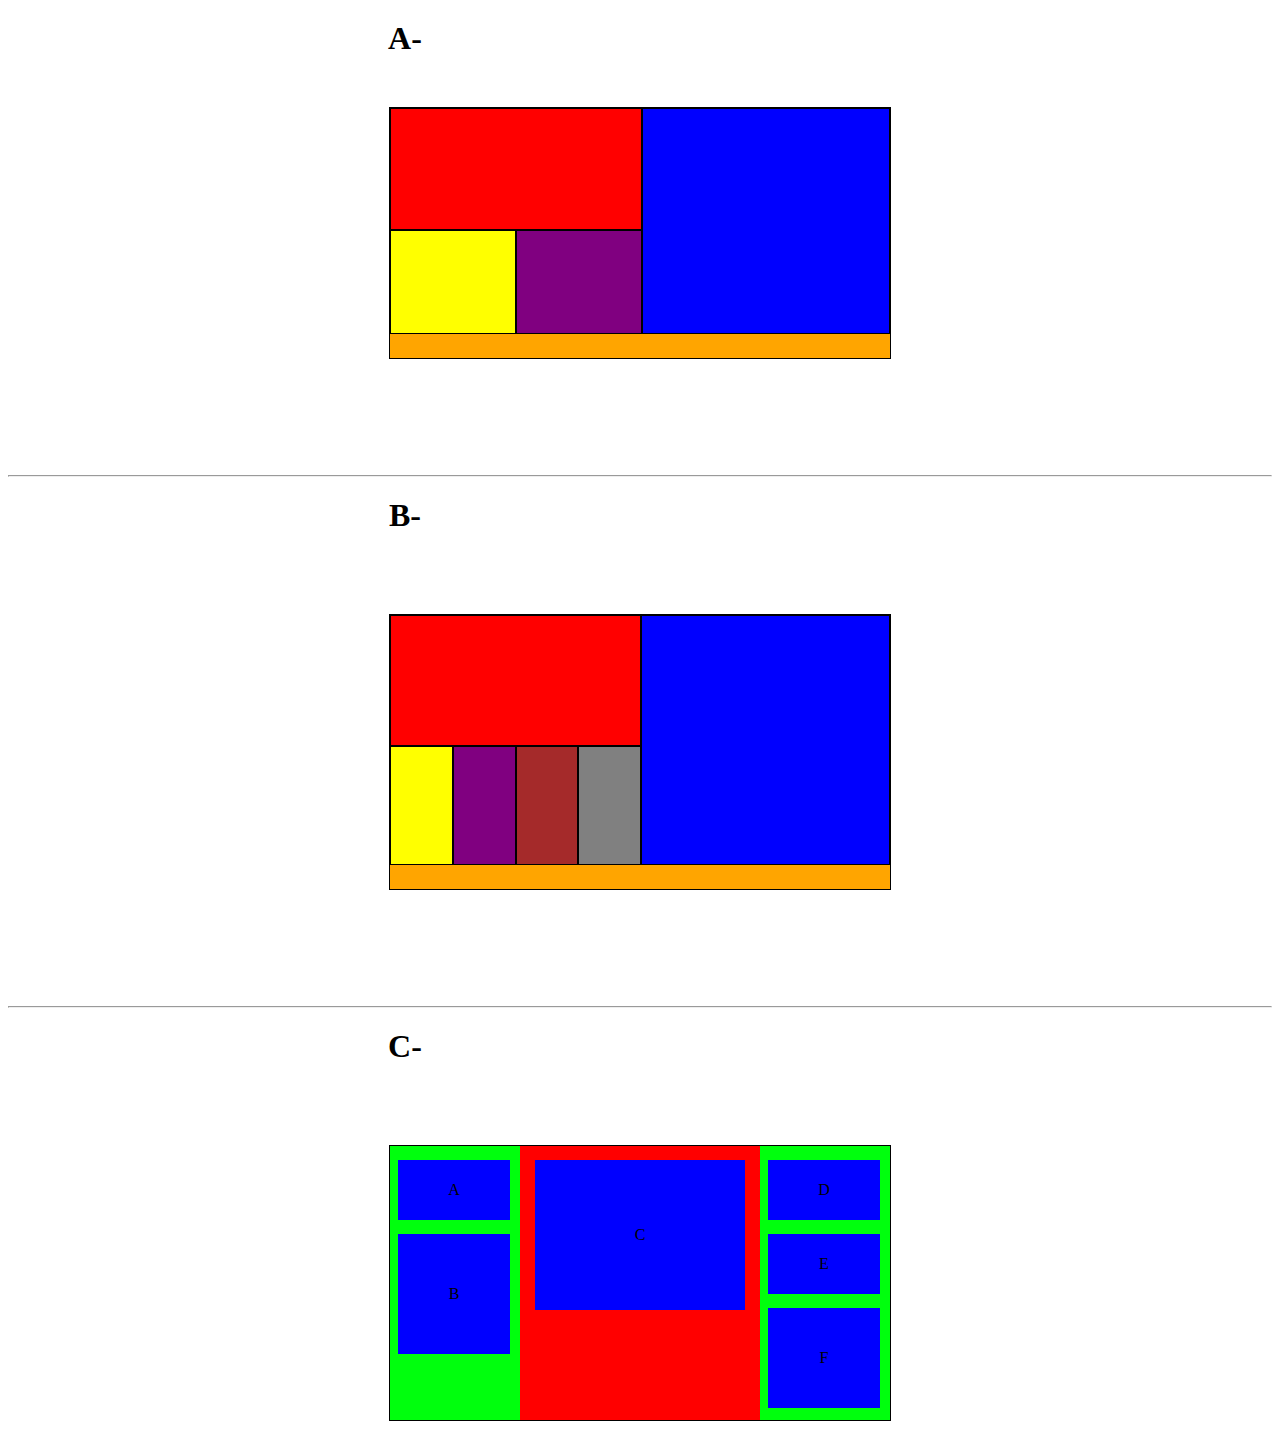
<file: TDE 4/index.html>
<html lang="pt-br">
<head>
    <meta charset="UTF-8">
    <meta name="viewport" content="width=device-width, initial-scale=1.0">
    <title>Div</title>
    <link rel="stylesheet" href="style.css">
</head>
<body>
    <h1> A- </h1>

    <div class="container">
        <div class="vermelho"></div>
        <div class="azul"></div>
        <div class="amarelo"></div>
        <div class="roxo"></div>
        <div class="laranja"></div>
    </div>
<br><br><br><br><br><br><hr>
<h1>B-</h1>
    <div class="container2">
        <div class="vermelho2"></div>
        <div class="azul2"></div>
        <div class="amarelo2"></div>
        <div class="roxo2"></div>
        <div class="marrom2"></div>
        <div class="cinza2"></div>
        <div class="laranja2"></div>
    </div>
<br><br><br><br><br><br><hr>
    <h1>C-</h1>
    <div class="container3">
        <div class="container4">
            <div class="A">A</div>
            <div class="B"><p>B</p></div>
        </div>
        <div class="container5">
            <div class="C">C</div>
        </div>
        <div class="container6">
            <div class="A">D</div>
            <div class="E">E</div>
            <div class="F">F</div>
        </div>
    </div>
    

</body>
</html>
</file>
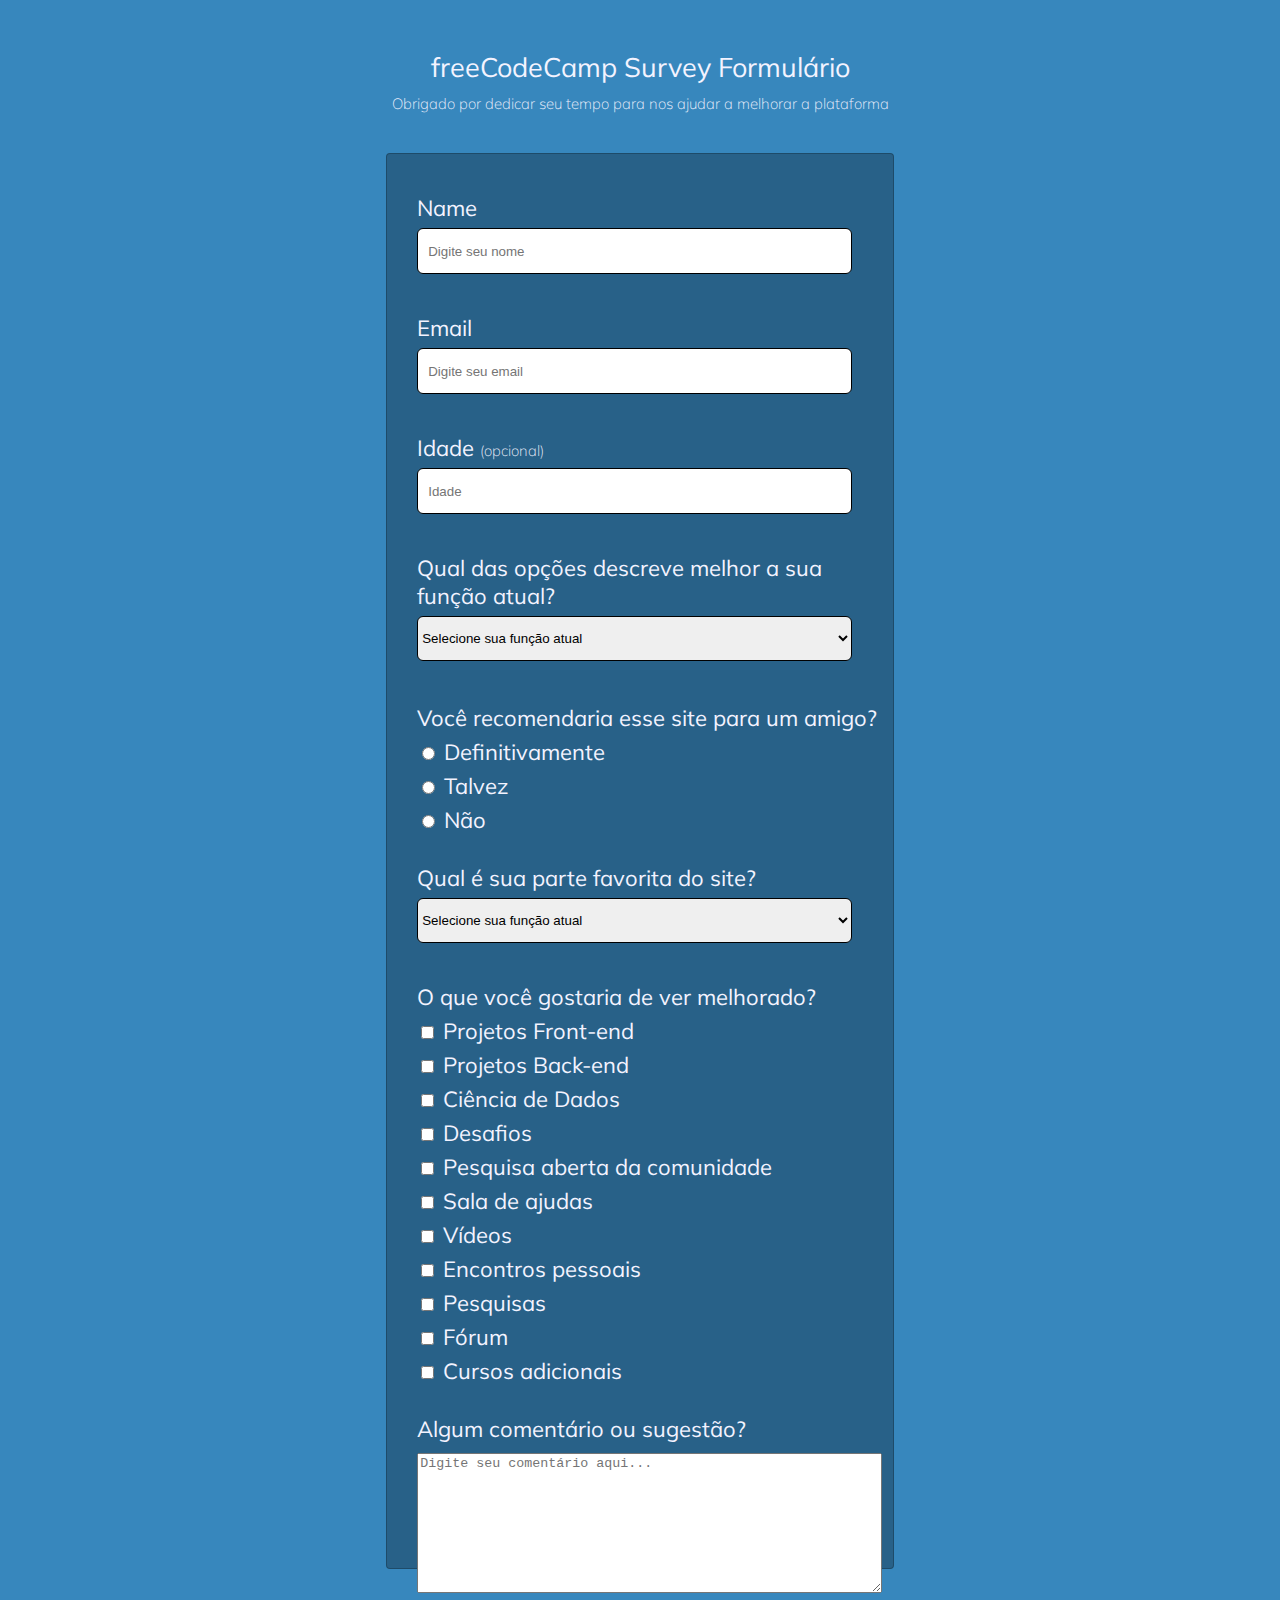
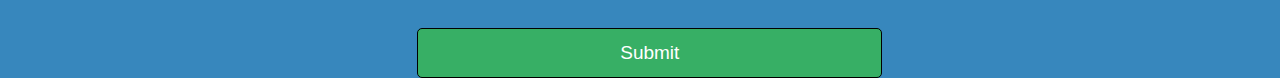
<file: Faculdade/Formulário/index.html>
<html lang="pt-br">
<head>
    <meta charset="UTF-8">
    <meta name="viewport" content="width=device-width, initial-scale=1.0">
    <title>Formulário</title>
    <link rel="stylesheet" href="style.css">
</head>
<body>
<div class="titulo">
    freeCodeCamp Survey Formulário <br> <div class="obrigado">Obrigado por dedicar seu tempo para nos ajudar a melhorar a plataforma</div>
</div>
    <div class="container_principal">
        <label for="nome" class="label_nome">Name</label>
        <input type="text" placeholder="Digite seu nome" class="nome_idade_email"/>

        <label for="email" class="label_nome">Email</label>
        <input type="email" placeholder="Digite seu email" class="nome_idade_email"/>

        <label for="idade" class="label_nome">Idade <div class="opcional">(opcional)</div></label>
        <input type="text" placeholder="Idade" class="nome_idade_email"/>

        <label for="role" class="label_nome">Qual das opções descreve melhor a sua função atual? </label>
        <select name="função">
            <option value="">Selecione sua função atual</option>
        </select>

        <span class="amigo">Você recomendaria esse site para um amigo?<br></span>
        <input type="radio" name="recomendaria" class="teste"/> Definitivamente <br>
        <input type="radio" name="recomendaria" class="teste"/> Talvez <br>
        <input type="radio" name="recomendaria" class="teste"/> Não <br>

        <span class="parte_favorita">Qual é sua parte favorita do site?</span> 
        <select name="opcao">
            <option value="">Selecione sua função atual</option>
        </select>

        <div class="melhora">
            O que você gostaria de ver melhorado?<br>
            <label class="label_projetos"><input type="checkbox" class="checkbox"/> Projetos Front-end</label> 
            <label class="label_projetos"><input type="checkbox" class="checkbox"/> Projetos Back-end</label> 
            <label class="label_projetos"><input type="checkbox" class="checkbox"/> Ciência de Dados</label> 
            <label class="label_projetos"><input type="checkbox" class="checkbox"/> Desafios</label> 
            <label class="label_projetos"><input type="checkbox" class="checkbox"/> Pesquisa aberta da comunidade</label> 
            <label class="label_projetos"><input type="checkbox" class="checkbox"/> Sala de ajudas</label> 
            <label class="label_projetos"><input type="checkbox" class="checkbox"/> Vídeos</label> 
            <label class="label_projetos"><input type="checkbox" class="checkbox"/> Encontros pessoais</label> 
            <label class="label_projetos"><input type="checkbox" class="checkbox"/> Pesquisas</label> 
            <label class="label_projetos"><input type="checkbox" class="checkbox"/> Fórum</label> 
            <label class="label_projetos"><input type="checkbox" class="checkbox"/> Cursos adicionais</label> 
        </div>
        <div class="comentario">
            Algum comentário ou sugestão?
        </div>
        <textarea name="textoarea" id="textarea1" cols="30" rows="10" class="areatexto" placeholder="Digite seu comentário aqui..."></textarea>
        <button type="submit" class="botao">Submit</button>
    </div>

</body>
</html>
</file>
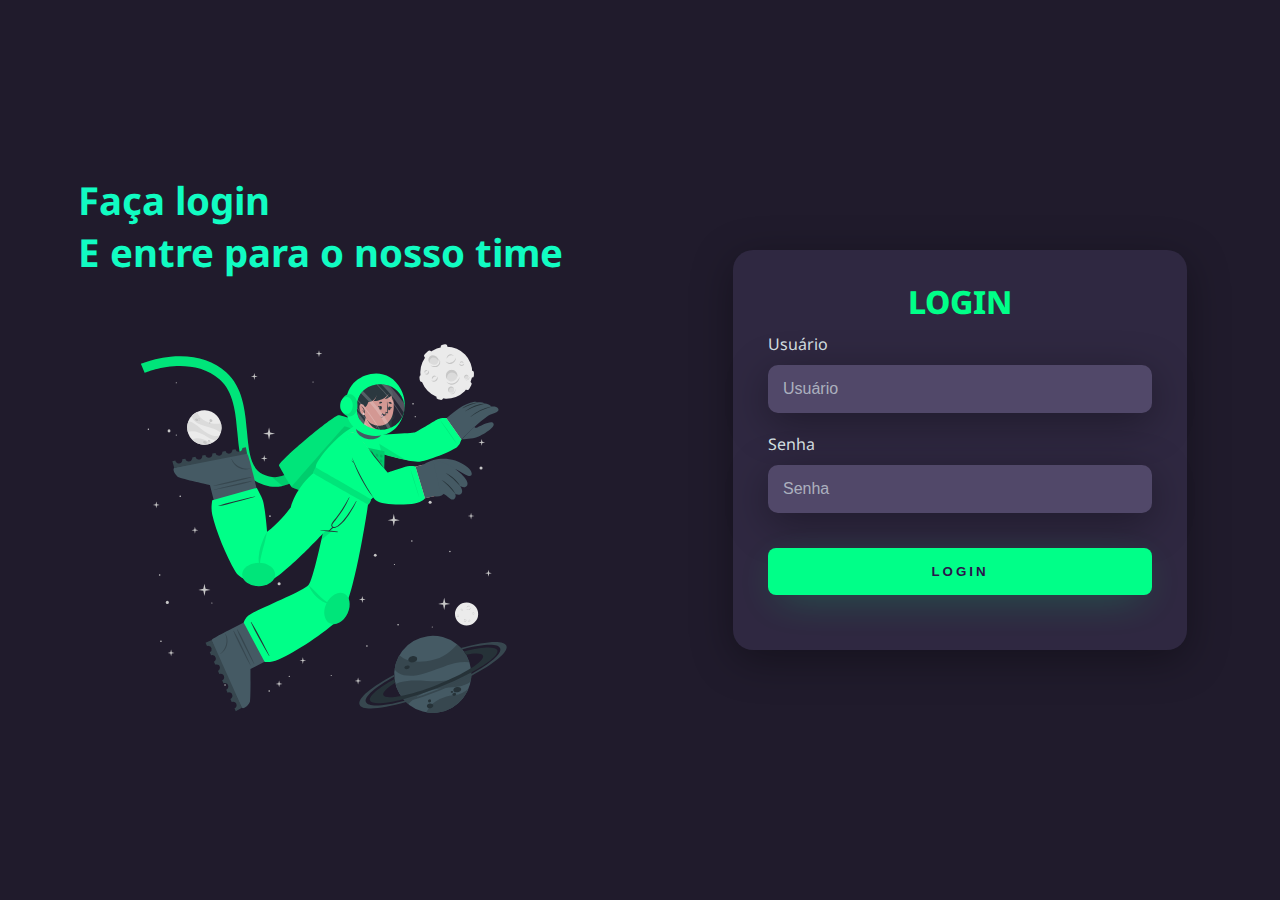
<file: Faculdade/Login_Youtube/index.html>
<html lang="pt-br">
<head>
    <meta charset="UTF-8">
    <meta name="viewport" content="width=device-width, initial-scale=1.0">
    <title>Login</title>
    <link rel="stylesheet" href="style.css">
</head>
<body>
    <div class="main-login">
        <div class="left-login">
            <h1>Faça login<br>E entre para o nosso time</h1>
            <img src="astronaut-animate.svg" class="left-login-image" alt="Astronauta animação">
        </div>
        <div class="right-login">
            <div class="card-login">
                <h1>LOGIN</h1>
                <div class="textfield">
                    <label for="usuario">Usuário</label>
                    <input type="text" name="usuario" placeholder="Usuário">
                </div>
                <div class="textfield">
                    <label for="senha" >Senha</label>
                    <input type="password" name="senha" placeholder="Senha">
                </div>
                <button class="btn-login">Login</button>
            </div>
        </div>
    </div>
</body>
</html>
</file>
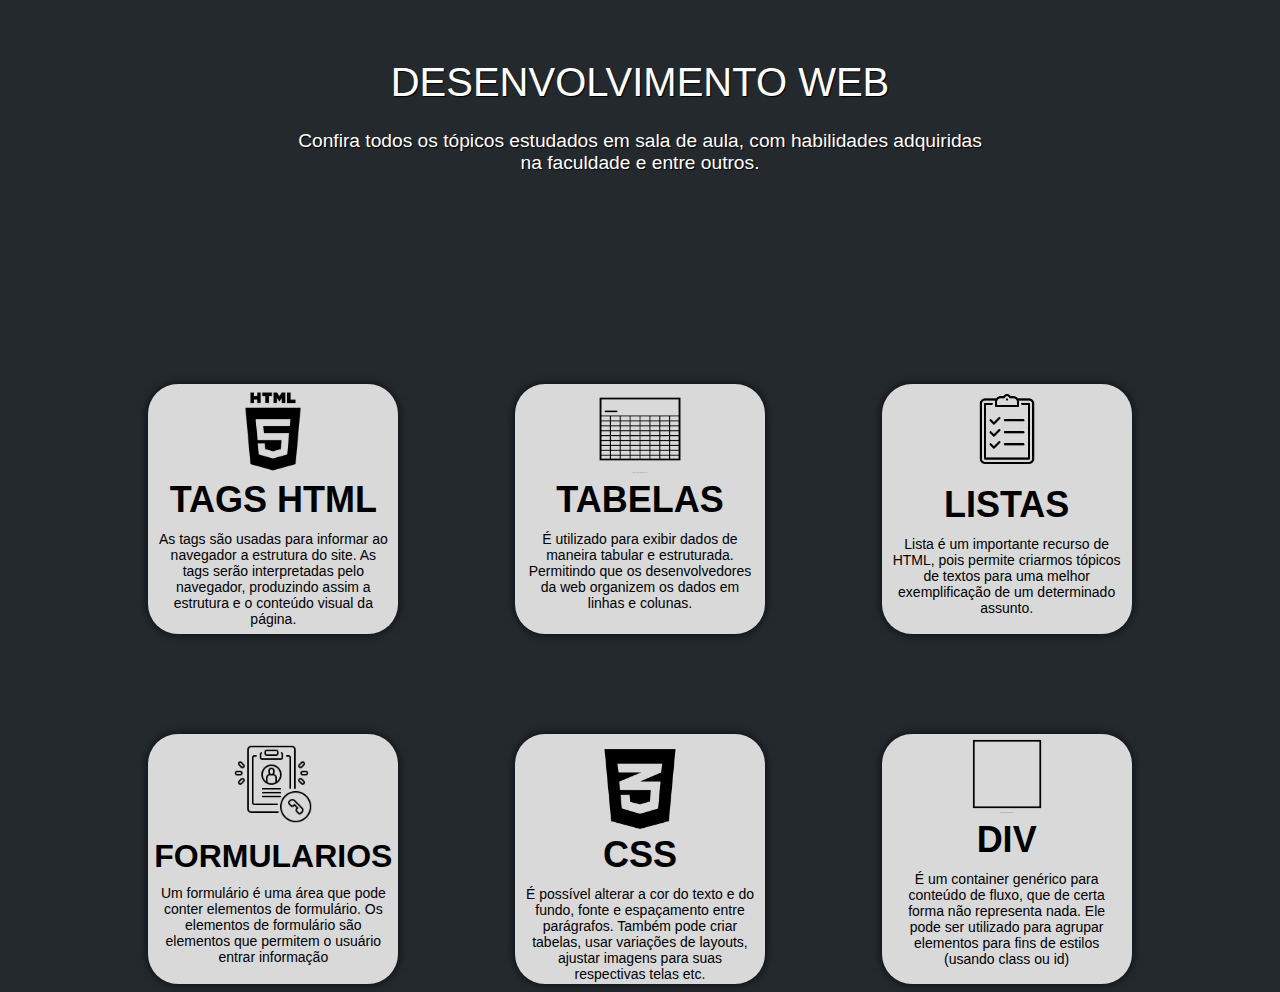
<file: Faculdade/Trabalho Final/index.html>
<!DOCTYPE html>
<html lang="en">
<head>
    <meta charset="UTF-8">
    <meta name="viewport" content="width=device-width, initial-scale=1.0">
    <title>Trabalho final</title>
    <link rel="stylesheet" href="estilo/style.css">
</head>
<body>
    
    <header>
        <h1>DESENVOLVIMENTO WEB</h1>
        <p>Confira todos os tópicos estudados em sala de aula, com habilidades adquiridas na faculdade e entre outros.</p>
    </header>
    <div id="primeiraLinha">
        <a href="#" id="introducaoHtml"><img src="imagens/icone-html-noir.png" class="htmlImagem"><h1>TAGS HTML</h1><p>As tags são usadas para informar ao navegador a estrutura do site. As tags serão interpretadas pelo navegador, produzindo assim a estrutura e o conteúdo visual da página.</p></a>
        <a href="#" id="tabela"><img src="imagens/4b9794bfcc2ea927a951f547e63fd722.png" class="tabelaImagem"><h1>TABELAS</h1><p>É utilizado para exibir dados de maneira tabular e estruturada. Permitindo que os desenvolvedores da web organizem os dados em linhas e colunas.</p></a>
        <a href="#" id="lista"><img src="imagens/86110.png" class="listaImagem"><h1>LISTAS</h1><p>Lista é um importante recurso de HTML, pois permite criarmos tópicos de textos para uma melhor exemplificação de um determinado assunto.</p></a>
    
        <a href="#" id="formulario"><img src="imagens/10492128.png" class="formularioImagem"><h1>FORMULARIOS</h1><p>Um formulário é uma área que pode conter elementos de formulário. Os elementos de formulário são elementos que permitem o usuário entrar informação</p></a>
        <a href="#" id="introducaoCss"><img src="imagens/css3-02_icon-icons.com_50917.png" class="cssImagem"><h1>CSS</h1><p>É possível alterar a cor do texto e do fundo, fonte e espaçamento entre parágrafos. Também pode criar tabelas, usar variações de layouts, ajustar imagens para suas respectivas telas etc.</p></a>
        <a href="#" id="divCss"><img src="imagens/f7896e7fedff283170b6ad531cb0c047.png" class="divImagem"><h1>DIV</h1><p>É um container genérico para conteúdo de fluxo, que de certa forma não representa nada. Ele pode ser utilizado para agrupar elementos para fins de estilos (usando class ou id)</p></a>
    </div>
</body>
</html>
</file>
<file: TDE 4/style.css>
.container{
    width: 500px;
    height: 250px;
    border: 1px solid black;
    margin: auto;
    margin-top: 50px;
}

.vermelho{
    background-color: red;
    width: 250px;
    height: 120px;
    border: 1px solid black;
    float: left;
}

.azul{
    background-color: blue;
    width: 246px;
    height: 224px;
    float: right;
    border: 1px solid black;
}

.amarelo{
    background-color: yellow;
    width: 124px;
    height: 102px;
    float: left;
    border: 1px solid black;
}

.roxo{
    background-color: purple;
    width: 124px;
    height: 102px;
    float: left;
    border: 1px solid black;
}

.laranja{
    background-color: orange;
    width: 500px;
    height: 24px;
    clear: both;
}

h1{
    text-align: center;
    margin-right: 470px;
    margin-top: 20px;
}

.container2{
    width: 500px;
    height: 274px;
    border: 1px solid black;
    margin: auto;
    margin-top: 80px;
    }

.vermelho2{
    background-color: red;
    width: 249px;
    height: 129px;
    border: 1px solid black;
    float: left;
    }

.azul2{
    background-color: blue;
    width: 247px;
    height: 248px;
    border: 1px solid black;
    float: right;
}

.amarelo2{
    background-color: yellow;
    width: 60.75px;
    height: 117px;
    float: left;
    border: 1px solid black;
}

.roxo2{
    background-color: purple;
    width: 60.75px;
    height: 117px;
    float: left;
    border: 1px solid black;
}

.marrom2{
    background-color: brown;
    width: 60.75px;
    height: 117px;
    float: left;
    border: 1px solid black;
}

.cinza2{
    background-color: grey;
    width: 60.75px;
    height: 117px;
    float: left;
    border: 1px solid black;
}

.laranja2{
    background-color: orange;
    width: 500px;
    height: 24px;
    clear: both;  
}

.container3{
    width: 500px;
    height: 274px;
    border: 1px solid black;
    margin: auto;
    margin-top: 80px;
}

.container4{
    width: 130px;
    height: 274px;
    background-color: rgb(0, 255, 13);
    float: left;
}

.container5{
    width: 240px;
    height: 274px;
    background-color: red;
    float: left;
}

.container6{
    width: 130px;
    height: 274px;
    background-color: rgb(0, 255, 13);
    float: right;
}

.A{
    background-color: blue;
    width: 112px;
    height: 60px;
    text-align: center;
    margin-top: 14px;
    margin-left: 8px;
    display: flex;
    justify-content: center;
    align-items: center;
}

.B{
    background-color: blue;
    width: 112px;
    height: 120px;
    text-align: center;
    margin-top: 14px;
    margin-left: 8px;
    display: flex;
    justify-content: center;
    align-items: center;
}

.container5{
    background-color: red;
    width: 240px;
    height: 274px
}

.C{
    width: 210px;
    height: 150px;
    background-color: blue;
    margin-top: 14px;
    margin-left: 15px;
    text-align: center;
    display: flex;
    justify-content: center;
    align-items: center;
}

.E{
    background-color: blue;
    width: 112px;
    height: 60px;
    text-align: center;
    margin-top: 14px;
    margin-left: 8px;
    display: flex;
    justify-content: center;
    align-items: center;
}

.F{
    background-color: blue;
    width: 112px;
    height: 100px;
    text-align: center;
    margin-top: 14px;
    margin-left: 8px;
    display: flex;
    justify-content: center;
    align-items: center;
}
</file>
<file: Faculdade/Formulário/style.css>
@import url('https://fonts.googleapis.com/css2?family=Mulish:ital,wght@0,200..1000;1,200..1000&display=swap');

body{
    background-color: #3787bd;
    color: #f3f3ff;
    font-size: 22px;
    font-family: "Mulish", sans-serif;
    font-weight: 400;
}

.container_principal{
    background-color: rgb(40, 97, 136);
    width: 40%;
    height: 160%;
    margin: auto;
    margin-top: 40px;
    border: 1px solid rgba(0, 0, 0, 0.226);
    border-radius: 4px;
}

.label_nome{
    display: block;
    margin-left: 30px;
    margin-top: 40px;
}

.nome_idade_email{
    margin-left: 30px;
    margin-top: 6px;
    border: 1px solid black;
    border-radius: 6px;
    width: 86%;
    height: 46px;
    padding-left: 10px;
}

.opcional{
    display: inline;
    font-size: 15px;
    font-weight: 100;
}

select{
    width: 86%;
    height: 45px;
    border-radius: 6px;
    border: 1px solid black;
    margin-left: 30px;
    margin-top: 6px;
}

.amigo{
    margin-left: 30px;
    display: block;
    margin-top: 43px;
}

.teste{
    margin-top: 15px;
    margin-left: 35px;
    margin-bottom: 1px;
}

.parte_favorita{
    margin-left: 30px;
    margin-top: 30px;
    display: block;
}

.melhora{
    margin-top: 40px;
    margin-left: 30px;
}

.checkbox{
    margin-top: 10px;
}

.label_projetos{
    margin-top: 5px;
    display: block;
}

.comentario{
    margin-left: 30px;
    margin-top: 30px;
}

.areatexto{
    width: 92%;
    display: block;
    margin-left: 30px;
    margin-top: 10px;
    height: 140px;
}

.titulo{
    text-align: center;
    margin-top: 50px;
    font-size: 27px;
}

.obrigado{
    font-weight: lighter;
    font-size: 15px;
    margin-top: 10px;
}

.botao{
    background-color: #37AF65;
    width: 92%;
    height: 50px;
    color: white;
    margin-left: 30px;
    margin-top: 35px;
    font-size: 19px;
    border: 1px solid black;
    border-radius: 5px;
}
</file>
<file: Faculdade/Login_Youtube/style.css>
@import url('https://fonts.googleapis.com/css2?family=Noto+Sans:ital,wght@0,100..900;1,100..900&display=swap');
body{
    margin: 0;
    font-family: "Noto Sans";
}

body*{
    box-sizing: border-box;
}

.main-login{
    width: 100vw;
    height: 100vh;
    background-color: #201b2c;
    display: flex;
    justify-content: center;
    align-items: center;
    
}

.left-login{
    width: 50vw;
    height: 100vh;
    display: flex;
    justify-content: center;
    align-items: center;
    flex-direction: column;
}

.left-login > h1{
    color: #11FCC2;
    font-size: 3vw;
}

.left-login-image{
    width: 35vw;
}

.right-login{
    width: 50vw;
    height: 100vh;
    display: flex;
    justify-content: center;
    align-items: center;
}

.card-login{
    width: 60%;
    display: flex;
    justify-content: center;
    align-items: center;
    flex-direction: column;
    padding: 30px 35px;
    background-color: #2f2841;
    border-radius: 20px;
    box-shadow: 0px 10px 40px #00000056;
}

.card-login > h1{
    color: #00ff88;
    font-weight: 800;
    margin: 0;
}

.textfield{
    width: 100%;
    display: flex;
    flex-direction: column;
    align-items: flex-start;
    justify-content: center;
    margin: 10px 0px;
}

.textfield > input{
    width: 100%;
    border: none;
    border-radius: 10px;
    padding: 15px;
    background-color: #514869;
    color: #f0ffffde;
    font-size: 12pt;
    box-shadow: 0px 10px 40px #00000056;
    outline: none;
    box-sizing: border-box;
}


.textfield > label{
    color:#f0ffffde;
    margin-bottom: 10px;
}

.textfield > input::placeholder{
    color: #f0ffff94;
}

.btn-login{
    width: 100%;
    padding: 16px 0px;
    margin: 25px;
    border: none;
    border-radius: 8px;
    outline: none;
    text-transform: uppercase;
    letter-spacing: 3px;
    font-weight: 800;
    color: #2b134b;
    background-color: #00ff88;
    cursor: pointer;
    box-shadow: 0px 10px 40px -12px #00ff8052;
}

@media only screen and (max-width: 950px){
    .card-login{
        width: 85%;
    }
}

@media only screen and (max-width: 600px){
    .main-login{
        flex-direction: column;

    }
    .left-login > h1{
        display: none;
    }
    .left-login{
        width: 100%;
        height: auto;
    }
    .right-login{
        width: 90%;
        height: auto;
    }
    .left-login-image{
        width: 50vw;
    }

    .card-login{
        width: 90%;
    }
}
</file>
<file: Faculdade/Trabalho Final/estilo/style.css>
*{
    margin: 0;
    padding: 0;
}

@import url('https://fonts.googleapis.com/css2?family=Bebas+Neue&display=swap');

@import url('https://fonts.googleapis.com/css2?family=Open+Sans:ital,wght@0,300..800;1,300..800&display=swap');

:root{
    --cor0:#1F2024;
    --cor01:#164773;
    --cor1:#1d5c94;
    --cor2:#0B2B40;
    --cor3:#D9D9D9;
    --cor4:#3B8C6E;
    --cor5:#89D99D;
    --cor6:#FACFCE;

    --fonte-destaque:"Bebas Neue", sans-serif;
    --fonte-paragrafo:"Open Sans", sans-serif;
}

body{
    background-color: #24292E;
}

header{
    width: 100%;
    color: white;
    text-align: center;
}

header h1{
    font-family: var(--fonte-destaque);
    padding-top: 60px;
    font-size: 2.5em;
    font-weight: 100;
    text-shadow: 1px 1px 1px black;
}

header p{
    max-width: 710px;
    padding-top: 25px;
    margin: auto;
    font-size: 1.2em;
    padding-bottom: 50px;
    text-shadow: 1px 1px 1px black;
    font-family: "Open Sans", sans-serif;
}

#primeiraLinha{
    max-width: 1100px;
    height: 250px;
    display: flex;
    justify-content: space-around;
    margin: auto;
    margin-top: 110px;
    margin-bottom: 200px;
    flex-wrap: wrap;
}

#introducaoHtml{
    background-color: var(--cor3);
    width: 250px;
    height: 250px;
    text-decoration: none;
    color: black;
    font-size: 18px;
    font-family: Arial, Helvetica, sans-serif;
    font-weight: bold;
    text-align: center;
    border-radius: 30px;
    box-shadow: 0px 0px 10px rgba(0, 0, 0, 0.753);
    transition: 0.3s;
    margin: 50px;
}

#introducaoHtml:hover{
    transform: scale(1.1);
}

.htmlImagem{
    width: 90px;
}

#introducaoHtml p{
    font-size: 14px;
    font-weight: 300;
    padding:10px;
}



#lista{
    background-color: var(--cor3);
    width: 250px;
    height: 250px;
    text-decoration: none;
    color: black;
    font-size: 18px;
    font-family: Arial, Helvetica, sans-serif;
    font-weight: bold;
    text-align: center;
    border-radius: 30px;
    box-shadow: 0px 0px 10px rgba(0, 0, 0, 0.753);
    transition: 0.3s;
    margin: 50px;
}

#lista:hover{
    transform: scale(1.1);
}

.listaImagem{
    width: 70px;
    padding-top: 10px;
}

#lista p{
    font-size: 14px;
    font-weight: 300;
    padding:10px;
}

#lista h1{
    padding-top: 15px;
}

#tabela{
    background-color: var(--cor3);
    width: 250px;
    height: 250px;
    text-decoration: none;
    color: black;
    font-size: 18px;
    font-family: Arial, Helvetica, sans-serif;
    font-weight: bold;
    text-align: center;
    border-radius: 30px;
    box-shadow: 0px 0px 10px rgba(0, 0, 0, 0.753);
    transition: 0.3s;
    margin: 50px;
}

#tabela:hover{
    transform: scale(1.1);
}

.tabelaImagem{
    width: 90px;
}

#tabela p{
    font-size: 14px;
    font-weight: 300;
    padding:10px;
}


#formulario{
    background-color: var(--cor3);
    width: 250px;
    height: 250px;
    text-decoration: none;
    color: black;
    font-size: 16px;
    font-family: Arial, Helvetica, sans-serif;
    font-weight: bold;
    text-align: center;
    border-radius: 30px;
    box-shadow: 0px 0px 10px rgba(0, 0, 0, 0.753);
    transition: 0.3s;
    margin: 50px;
}

#formulario:hover{
    transform: scale(1.1);
}

#formulario p{
    font-size: 14px;
    font-weight: 300;
    padding:10px;
}

.formularioImagem{
    width: 100px;
}

#introducaoCss{
    background-color: var(--cor3);
    width: 250px;
    height: 250px;
    text-decoration: none;
    color: black;
    font-size: 18px;
    font-family: Arial, Helvetica, sans-serif;
    font-weight: bold;
    text-align: center;
    border-radius: 30px;
    box-shadow: 0px 0px 10px rgba(0, 0, 0, 0.753);
    transition: 0.3s;
    margin: 50px;
}

#introducaoCss:hover{
    transform: scale(1.1);
}

.cssImagem{
    width: 80px;
    padding-top: 15px;
}

#introducaoCss p{
    font-size: 14px;
    font-weight: 300;
    padding:10px;
}

#divCss{
    background-color: var(--cor3);
    width: 250px;
    height: 250px;
    text-decoration: none;
    color: black;
    font-size: 18px;
    font-family: Arial, Helvetica, sans-serif;
    font-weight: bold;
    text-align: center;
    border-radius: 30px;
    box-shadow: 0px 0px 10px rgba(0, 0, 0, 0.753);
    transition: 0.3s;
    margin: 50px;
}

#divCss:hover{
    transform: scale(1.1);
}

.divImagem{
    width: 80px;
}

#divCss p{
    font-size: 14px;
    font-weight: 300;
    padding:10px;
}

@media(max-width:450px){
    header{
        font-size: 10px;
    }
}
</file>
